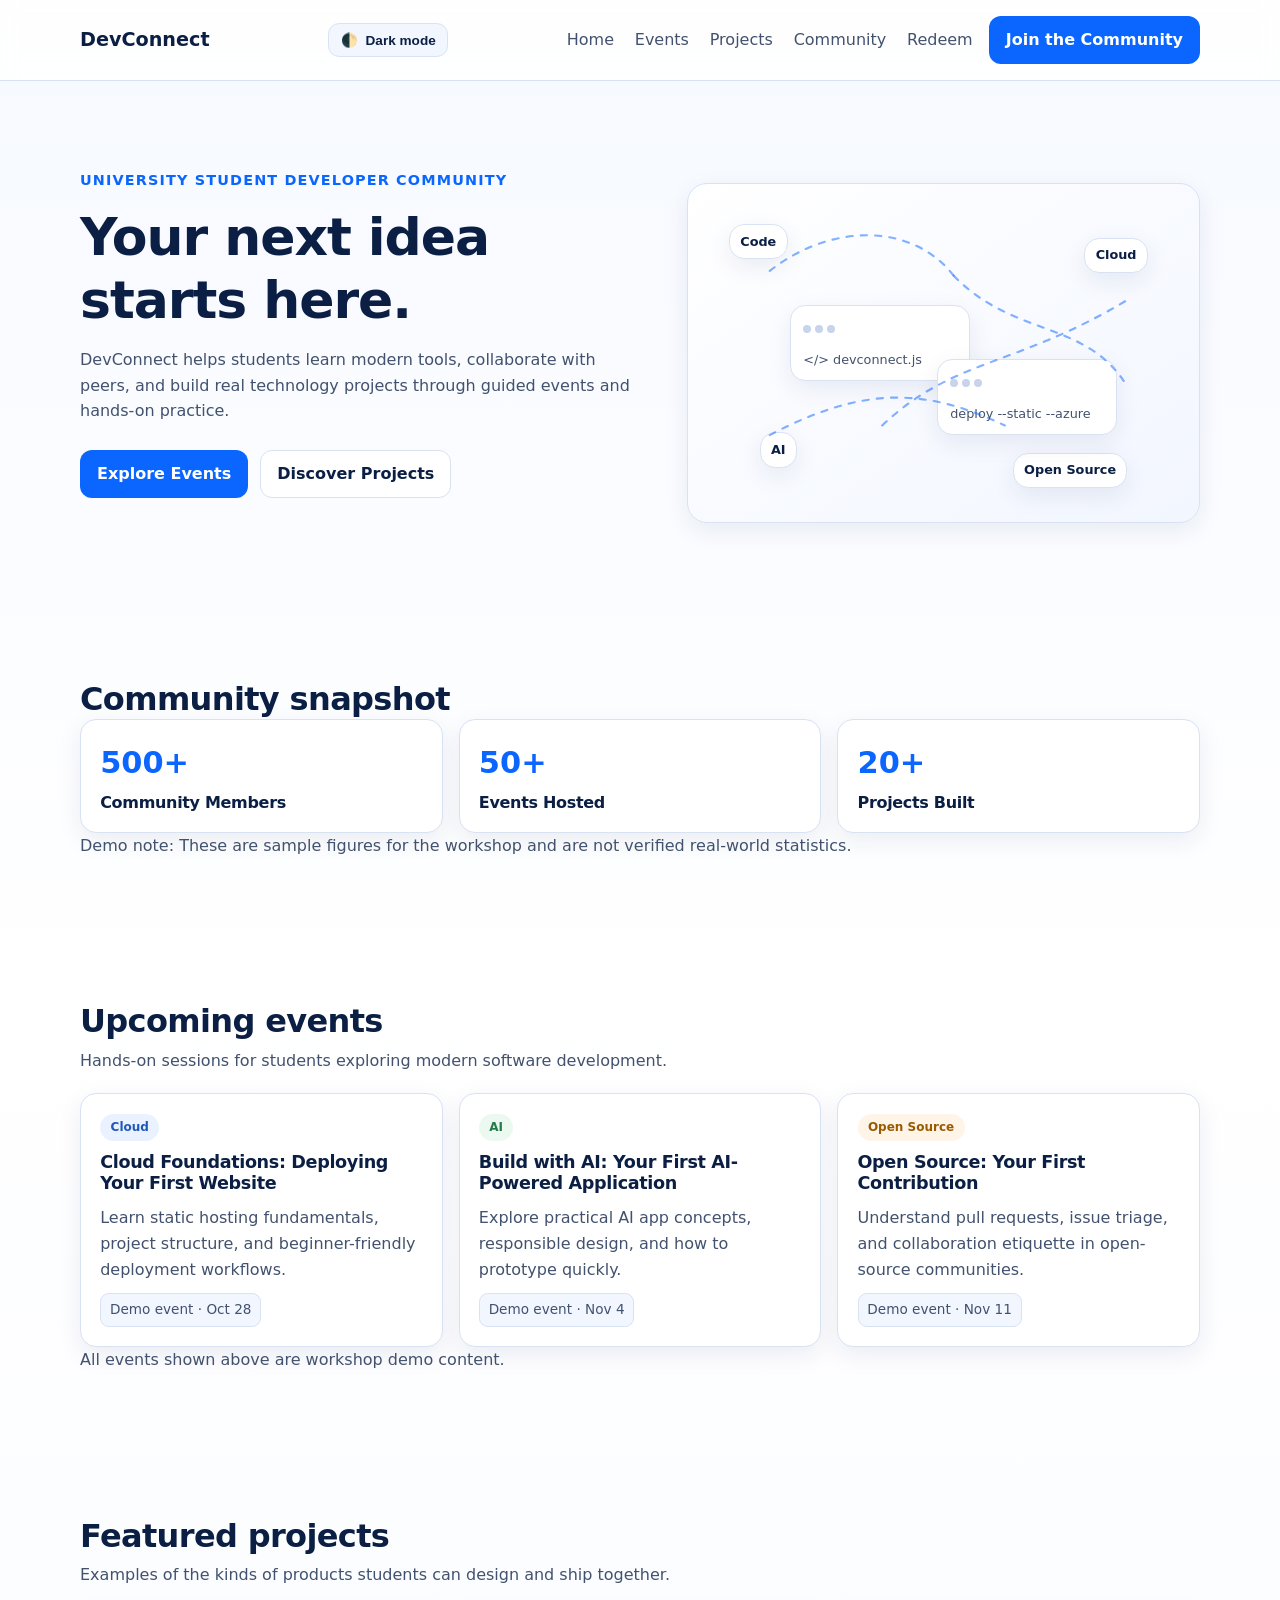
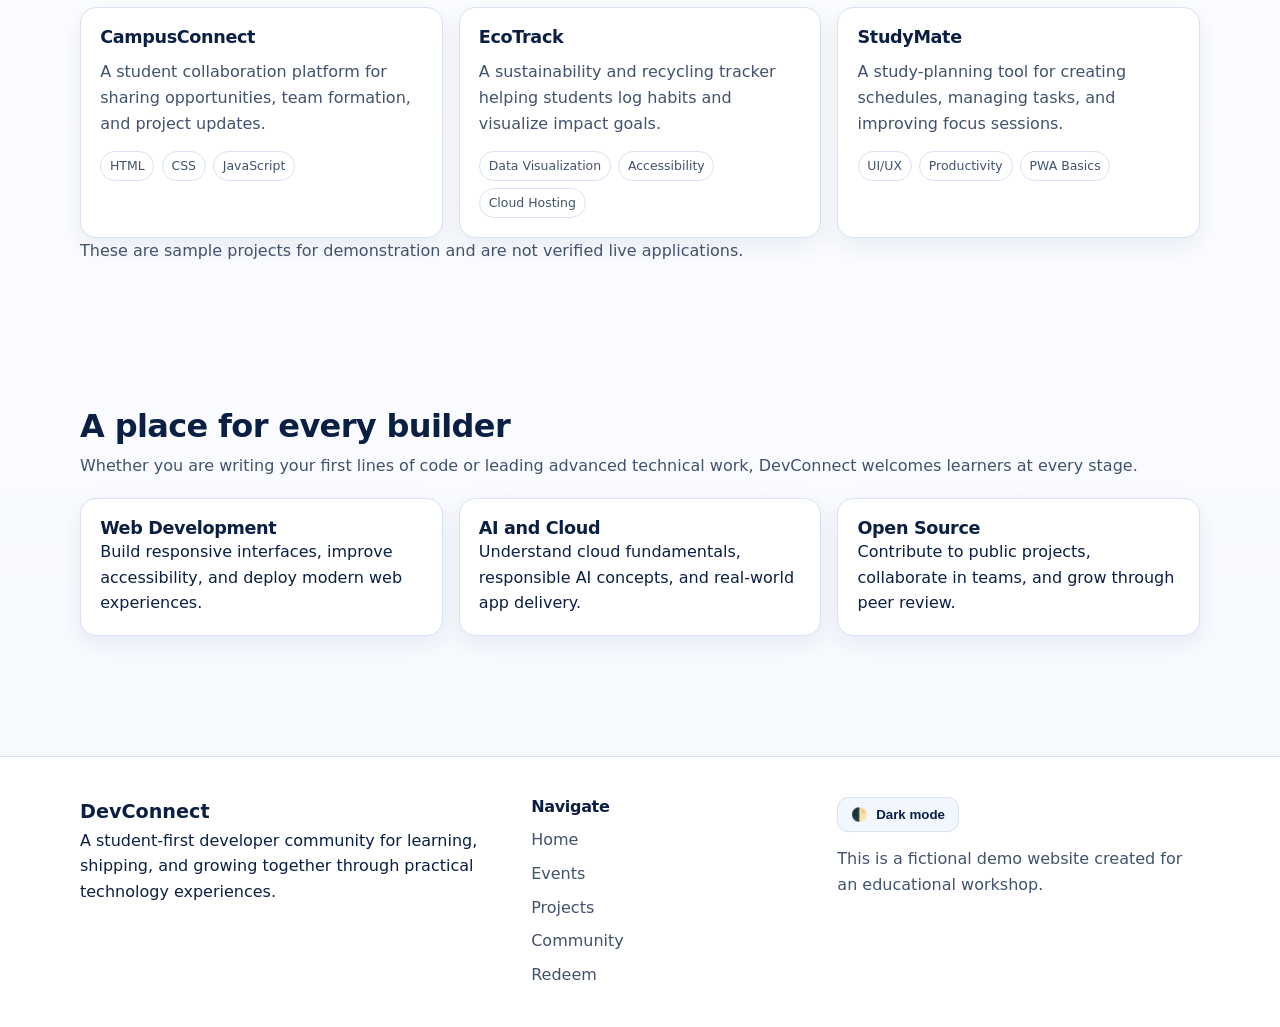
<file: index.html>
<!DOCTYPE html>
<html lang="en" data-theme="light">
<head>
  <meta charset="UTF-8" />
  <meta name="viewport" content="width=device-width, initial-scale=1.0" />
  <meta name="description" content="DevConnect helps university students discover events, build projects, and grow together in tech." />
  <title>DevConnect | Student Developer Community</title>
  <link rel="stylesheet" href="style.css" />
  <script>
    (function () {
      // Apply saved/preferred theme before paint to avoid a flash of the wrong theme.
      try {
        var saved = localStorage.getItem("devconnect-theme");
        var theme = saved === "dark" || saved === "light"
          ? saved
          : (window.matchMedia("(prefers-color-scheme: dark)").matches ? "dark" : "light");
        document.documentElement.setAttribute("data-theme", theme);
      } catch (e) {}
    })();
  </script>
</head>
<body>
  <a class="skip-link" href="#main-content">Skip to main content</a>

  <header class="site-header" id="home">
    <nav class="nav container" aria-label="Main navigation">
      <a class="wordmark" href="#home" aria-label="DevConnect home">DevConnect</a>

      <button
        class="theme-toggle theme-toggle-nav"
        id="theme-toggle-nav"
        type="button"
        aria-label="Switch to dark theme"
      >
        <span aria-hidden="true">🌓</span>
        <span id="theme-toggle-nav-text">Dark mode</span>
      </button>

      <button
        class="nav-toggle"
        type="button"
        aria-expanded="false"
        aria-controls="primary-menu"
        aria-label="Open navigation menu"
      >
        <span class="nav-toggle-bar" aria-hidden="true"></span>
        <span class="nav-toggle-bar" aria-hidden="true"></span>
        <span class="nav-toggle-bar" aria-hidden="true"></span>
      </button>

      <div class="nav-menu" id="primary-menu">
        <ul class="nav-links">
          <li><a href="#home">Home</a></li>
          <li><a href="#events">Events</a></li>
          <li><a href="#projects">Projects</a></li>
          <li><a href="#community">Community</a></li>
          <li><a href="redeem.html">Redeem</a></li>
        </ul>
        <a class="btn btn-primary nav-cta" href="#events">Join the Community</a>
      </div>
    </nav>
  </header>

  <main id="main-content">
    <section class="hero section" aria-labelledby="hero-title">
      <div class="container hero-grid">
        <div class="hero-copy">
          <p class="eyebrow">University Student Developer Community</p>
          <h1 id="hero-title">Your next idea starts here.</h1>
          <p class="hero-text">
            DevConnect helps students learn modern tools, collaborate with peers, and build real technology projects through guided events and hands-on practice.
          </p>
          <div class="hero-actions">
            <a class="btn btn-primary" id="main-cta" href="#events">Explore Events</a>
            <a class="btn btn-secondary" href="#projects">Discover Projects</a>
          </div>
          <p class="welcome-message" id="welcome-message" role="status" aria-live="polite"></p>
        </div>

        <div class="hero-illustration" aria-hidden="true">
          <div class="node node-a">Code</div>
          <div class="node node-b">Cloud</div>
          <div class="node node-c">AI</div>
          <div class="node node-d">Open Source</div>
          <div class="window window-a">
            <span></span><span></span><span></span>
            <p>&lt;/&gt; devconnect.js</p>
          </div>
          <div class="window window-b">
            <span></span><span></span><span></span>
            <p>deploy --static --azure</p>
          </div>
          <svg class="connector" viewBox="0 0 500 350" preserveAspectRatio="none">
            <path d="M80 90 C140 40, 220 40, 260 95" />
            <path d="M260 95 C320 160, 390 140, 430 210" />
            <path d="M80 260 C170 210, 230 210, 310 250" />
            <path d="M190 250 C260 180, 320 190, 430 120" />
          </svg>
        </div>
      </div>
    </section>

    <section class="stats section" aria-labelledby="stats-title">
      <div class="container">
        <h2 id="stats-title">Community snapshot</h2>
        <div class="stats-grid">
          <article class="stat-card">
            <p class="stat-number">500+</p>
            <h3>Community Members</h3>
          </article>
          <article class="stat-card">
            <p class="stat-number">50+</p>
            <h3>Events Hosted</h3>
          </article>
          <article class="stat-card">
            <p class="stat-number">20+</p>
            <h3>Projects Built</h3>
          </article>
        </div>
        <p class="section-note">
          Demo note: These are sample figures for the workshop and are not verified real-world statistics.
        </p>
      </div>
    </section>

    <section class="events section" id="events" aria-labelledby="events-title">
      <div class="container">
        <div class="section-head">
          <h2 id="events-title">Upcoming events</h2>
          <p>Hands-on sessions for students exploring modern software development.</p>
        </div>

        <div class="card-grid">
          <article class="card event-card">
            <span class="tag tag-cloud">Cloud</span>
            <h3>Cloud Foundations: Deploying Your First Website</h3>
            <p>Learn static hosting fundamentals, project structure, and beginner-friendly deployment workflows.</p>
            <p class="status-label">Demo event · Oct 28</p>
          </article>

          <article class="card event-card">
            <span class="tag tag-ai">AI</span>
            <h3>Build with AI: Your First AI-Powered Application</h3>
            <p>Explore practical AI app concepts, responsible design, and how to prototype quickly.</p>
            <p class="status-label">Demo event · Nov 4</p>
          </article>

          <article class="card event-card">
            <span class="tag tag-oss">Open Source</span>
            <h3>Open Source: Your First Contribution</h3>
            <p>Understand pull requests, issue triage, and collaboration etiquette in open-source communities.</p>
            <p class="status-label">Demo event · Nov 11</p>
          </article>
        </div>

        <p class="section-note">All events shown above are workshop demo content.</p>
      </div>
    </section>

    <section class="projects section" id="projects" aria-labelledby="projects-title">
      <div class="container">
        <div class="section-head">
          <h2 id="projects-title">Featured projects</h2>
          <p>Examples of the kinds of products students can design and ship together.</p>
        </div>

        <div class="card-grid">
          <article class="card project-card">
            <h3>CampusConnect</h3>
            <p>A student collaboration platform for sharing opportunities, team formation, and project updates.</p>
            <ul class="tech-tags" aria-label="CampusConnect technology tags">
              <li>HTML</li>
              <li>CSS</li>
              <li>JavaScript</li>
            </ul>
          </article>

          <article class="card project-card">
            <h3>EcoTrack</h3>
            <p>A sustainability and recycling tracker helping students log habits and visualize impact goals.</p>
            <ul class="tech-tags" aria-label="EcoTrack technology tags">
              <li>Data Visualization</li>
              <li>Accessibility</li>
              <li>Cloud Hosting</li>
            </ul>
          </article>

          <article class="card project-card">
            <h3>StudyMate</h3>
            <p>A study-planning tool for creating schedules, managing tasks, and improving focus sessions.</p>
            <ul class="tech-tags" aria-label="StudyMate technology tags">
              <li>UI/UX</li>
              <li>Productivity</li>
              <li>PWA Basics</li>
            </ul>
          </article>
        </div>

        <p class="section-note">These are sample projects for demonstration and are not verified live applications.</p>
      </div>
    </section>

    <section class="community section" id="community" aria-labelledby="community-title">
      <div class="container">
        <div class="section-head">
          <h2 id="community-title">A place for every builder</h2>
          <p>
            Whether you are writing your first lines of code or leading advanced technical work, DevConnect welcomes learners at every stage.
          </p>
        </div>

        <div class="tracks-grid">
          <article class="track-card">
            <h3>Web Development</h3>
            <p>Build responsive interfaces, improve accessibility, and deploy modern web experiences.</p>
          </article>
          <article class="track-card">
            <h3>AI and Cloud</h3>
            <p>Understand cloud fundamentals, responsible AI concepts, and real-world app delivery.</p>
          </article>
          <article class="track-card">
            <h3>Open Source</h3>
            <p>Contribute to public projects, collaborate in teams, and grow through peer review.</p>
          </article>
        </div>
      </div>
    </section>
  </main>

  <footer class="site-footer">
    <div class="container footer-grid">
      <div>
        <p class="wordmark footer-wordmark">DevConnect</p>
        <p>
          A student-first developer community for learning, shipping, and growing together through practical technology experiences.
        </p>
      </div>

      <nav aria-label="Footer navigation">
        <h2 class="footer-title">Navigate</h2>
        <ul class="footer-links">
          <li><a href="#home">Home</a></li>
          <li><a href="#events">Events</a></li>
          <li><a href="#projects">Projects</a></li>
          <li><a href="#community">Community</a></li>
          <li><a href="redeem.html">Redeem</a></li>
        </ul>
      </nav>

      <div class="footer-meta">
        <button class="theme-toggle" id="theme-toggle" type="button" aria-label="Switch to dark theme">
          <span aria-hidden="true">🌓</span>
          <span id="theme-toggle-text">Dark mode</span>
        </button>
        <p class="demo-note">This is a fictional demo website created for an educational workshop.</p>
      </div>
    </div>
  </footer>

  <noscript>
    <p class="noscript-note">JavaScript is disabled. Navigation and links still work, but mobile menu toggle and theme switching require JavaScript.</p>
  </noscript>

  <script src="script.js"></script>
</body>
</html>
</file>
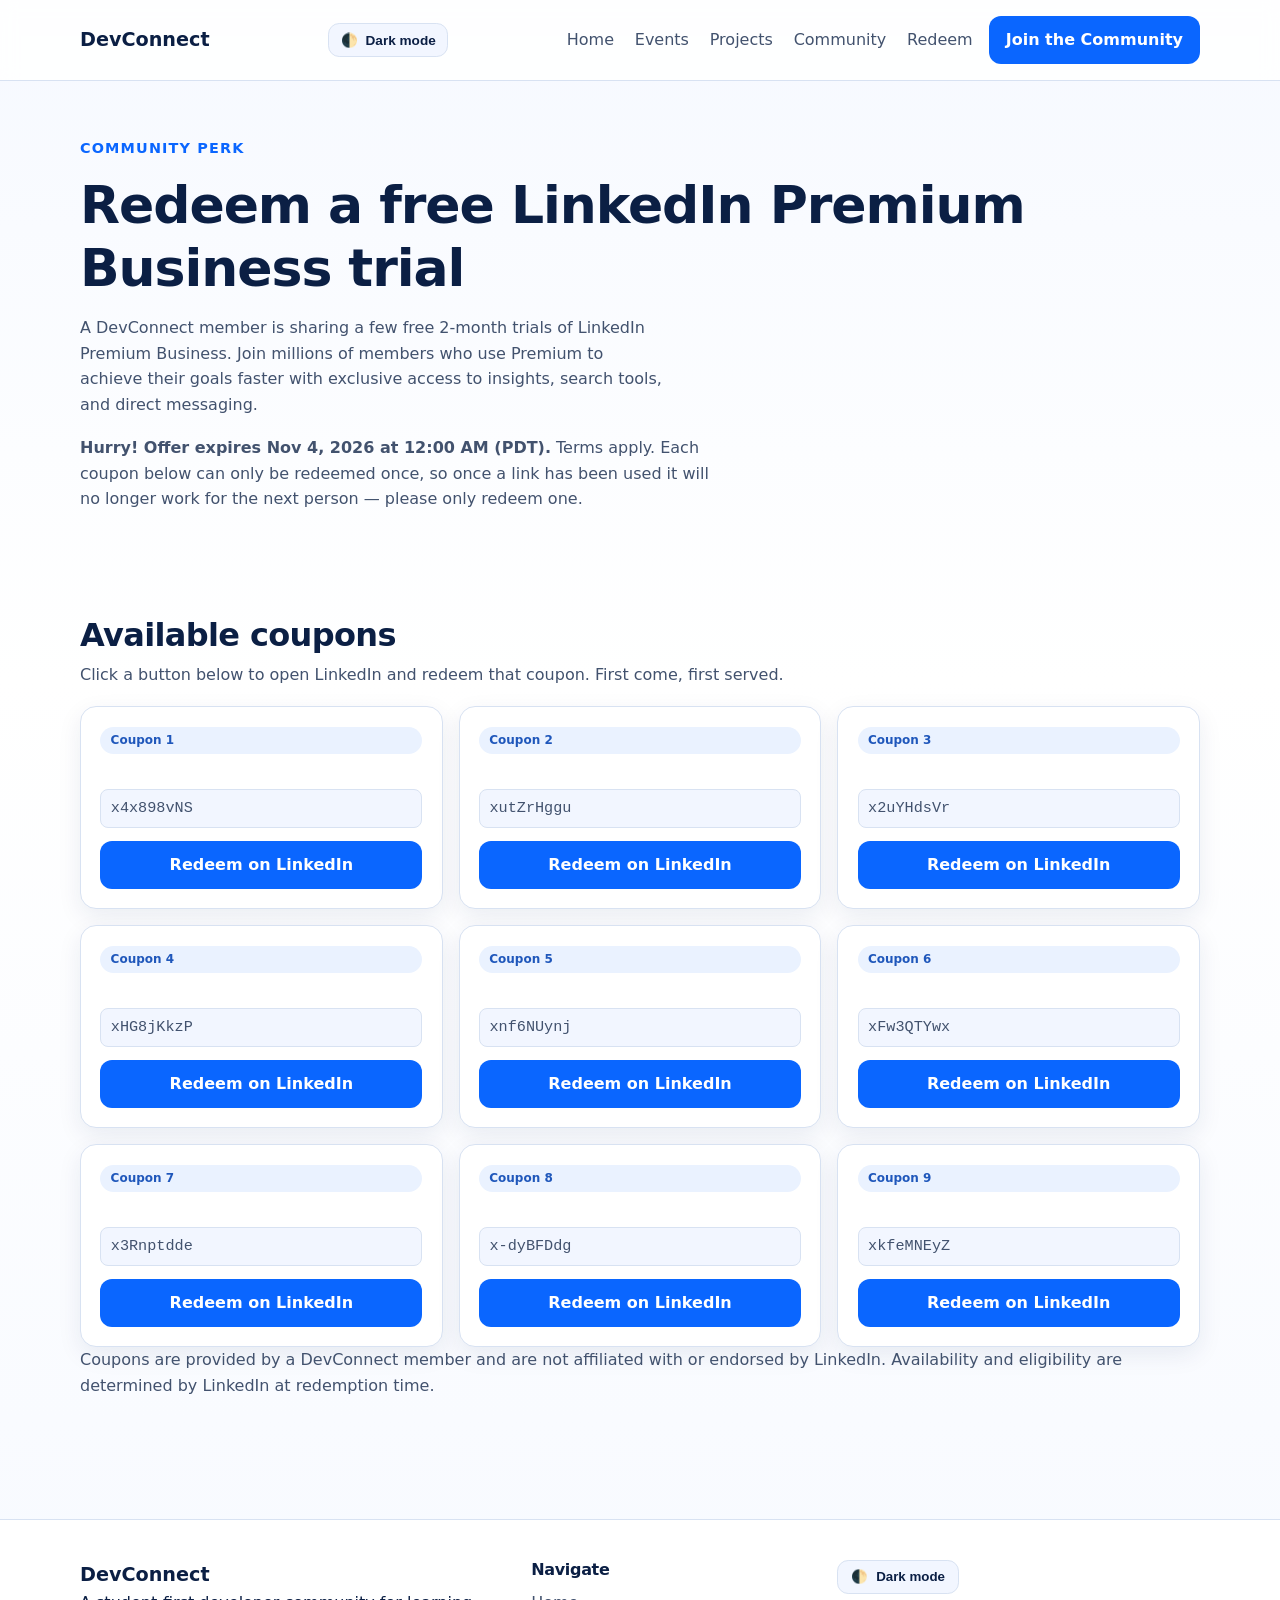
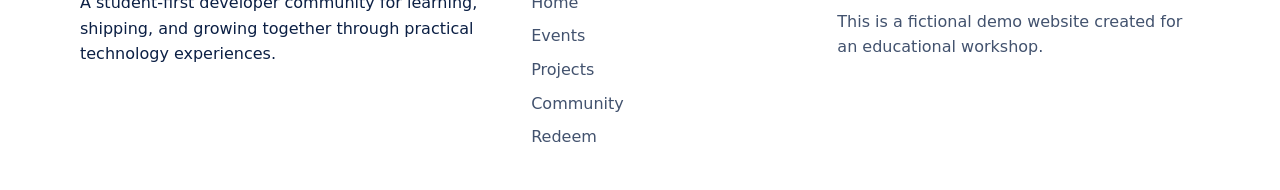
<file: redeem.html>
<!DOCTYPE html>
<html lang="en" data-theme="light">
<head>
  <meta charset="UTF-8" />
  <meta name="viewport" content="width=device-width, initial-scale=1.0" />
  <meta name="description" content="Redeem a free 2-month LinkedIn Premium Business trial shared by the DevConnect community." />
  <title>Redeem | DevConnect</title>
  <link rel="stylesheet" href="style.css" />
  <script>
    (function () {
      // Apply saved/preferred theme before paint to avoid a flash of the wrong theme.
      try {
        var saved = localStorage.getItem("devconnect-theme");
        var theme = saved === "dark" || saved === "light"
          ? saved
          : (window.matchMedia("(prefers-color-scheme: dark)").matches ? "dark" : "light");
        document.documentElement.setAttribute("data-theme", theme);
      } catch (e) {}
    })();
  </script>
</head>
<body>
  <a class="skip-link" href="#main-content">Skip to main content</a>

  <header class="site-header">
    <nav class="nav container" aria-label="Main navigation">
      <a class="wordmark" href="index.html" aria-label="DevConnect home">DevConnect</a>

      <button
        class="theme-toggle theme-toggle-nav"
        id="theme-toggle-nav"
        type="button"
        aria-label="Switch to dark theme"
      >
        <span aria-hidden="true">🌓</span>
        <span id="theme-toggle-nav-text">Dark mode</span>
      </button>

      <button
        class="nav-toggle"
        type="button"
        aria-expanded="false"
        aria-controls="primary-menu"
        aria-label="Open navigation menu"
      >
        <span class="nav-toggle-bar" aria-hidden="true"></span>
        <span class="nav-toggle-bar" aria-hidden="true"></span>
        <span class="nav-toggle-bar" aria-hidden="true"></span>
      </button>

      <div class="nav-menu" id="primary-menu">
        <ul class="nav-links">
          <li><a href="index.html#home">Home</a></li>
          <li><a href="index.html#events">Events</a></li>
          <li><a href="index.html#projects">Projects</a></li>
          <li><a href="index.html#community">Community</a></li>
          <li><a href="redeem.html" aria-current="page">Redeem</a></li>
        </ul>
        <a class="btn btn-primary nav-cta" href="index.html#events">Join the Community</a>
      </div>
    </nav>
  </header>

  <main id="main-content">
    <section class="hero section redeem-hero" aria-labelledby="redeem-title">
      <div class="container">
        <p class="eyebrow">Community Perk</p>
        <h1 id="redeem-title">Redeem a free LinkedIn Premium Business trial</h1>
        <p class="hero-text">
          A DevConnect member is sharing a few free 2-month trials of LinkedIn Premium Business. Join millions of
          members who use Premium to achieve their goals faster with exclusive access to insights, search tools,
          and direct messaging.
        </p>
        <p class="redeem-expiry">
          <strong>Hurry! Offer expires Nov 4, 2026 at 12:00 AM (PDT).</strong> Terms apply. Each coupon below can only
          be redeemed once, so once a link has been used it will no longer work for the next person &mdash; please
          only redeem one.
        </p>
      </div>
    </section>

    <section class="section redeem-list" aria-labelledby="redeem-coupons-title">
      <div class="container">
        <div class="section-head">
          <h2 id="redeem-coupons-title">Available coupons</h2>
          <p>Click a button below to open LinkedIn and redeem that coupon. First come, first served.</p>
        </div>

        <div class="card-grid redeem-grid">
          <article class="card redeem-card">
            <span class="tag tag-cloud">Coupon 1</span>
            <p class="redeem-code">x4x898vNS</p>
            <a class="btn btn-primary" href="http://www.linkedin.com/premium/redeem/?upsellOrderOrigin=premium_referrals_my_premium&amp;coupon=x4x898vNS&amp;customKey=ref_b&amp;redeemTypeV2=REFERRAL_COUPON" target="_blank" rel="noopener noreferrer">Redeem on LinkedIn</a>
          </article>

          <article class="card redeem-card">
            <span class="tag tag-cloud">Coupon 2</span>
            <p class="redeem-code">xutZrHggu</p>
            <a class="btn btn-primary" href="http://www.linkedin.com/premium/redeem/?upsellOrderOrigin=premium_referrals_my_premium&amp;coupon=xutZrHggu&amp;customKey=ref_b&amp;redeemTypeV2=REFERRAL_COUPON" target="_blank" rel="noopener noreferrer">Redeem on LinkedIn</a>
          </article>

          <article class="card redeem-card">
            <span class="tag tag-cloud">Coupon 3</span>
            <p class="redeem-code">x2uYHdsVr</p>
            <a class="btn btn-primary" href="http://www.linkedin.com/premium/redeem/?upsellOrderOrigin=premium_referrals_my_premium&amp;coupon=x2uYHdsVr&amp;customKey=ref_b&amp;redeemTypeV2=REFERRAL_COUPON" target="_blank" rel="noopener noreferrer">Redeem on LinkedIn</a>
          </article>

          <article class="card redeem-card">
            <span class="tag tag-cloud">Coupon 4</span>
            <p class="redeem-code">xHG8jKkzP</p>
            <a class="btn btn-primary" href="http://www.linkedin.com/premium/redeem/?upsellOrderOrigin=premium_referrals_my_premium&amp;coupon=xHG8jKkzP&amp;customKey=ref_b&amp;redeemTypeV2=REFERRAL_COUPON" target="_blank" rel="noopener noreferrer">Redeem on LinkedIn</a>
          </article>

          <article class="card redeem-card">
            <span class="tag tag-cloud">Coupon 5</span>
            <p class="redeem-code">xnf6NUynj</p>
            <a class="btn btn-primary" href="http://www.linkedin.com/premium/redeem/?upsellOrderOrigin=premium_referrals_my_premium&amp;coupon=xnf6NUynj&amp;customKey=ref_b&amp;redeemTypeV2=REFERRAL_COUPON" target="_blank" rel="noopener noreferrer">Redeem on LinkedIn</a>
          </article>

          <article class="card redeem-card">
            <span class="tag tag-cloud">Coupon 6</span>
            <p class="redeem-code">xFw3QTYwx</p>
            <a class="btn btn-primary" href="http://www.linkedin.com/premium/redeem/?upsellOrderOrigin=premium_referrals_my_premium&amp;coupon=xFw3QTYwx&amp;customKey=ref_b&amp;redeemTypeV2=REFERRAL_COUPON" target="_blank" rel="noopener noreferrer">Redeem on LinkedIn</a>
          </article>

          <article class="card redeem-card">
            <span class="tag tag-cloud">Coupon 7</span>
            <p class="redeem-code">x3Rnptdde</p>
            <a class="btn btn-primary" href="http://www.linkedin.com/premium/redeem/?upsellOrderOrigin=premium_referrals_my_premium&amp;coupon=x3Rnptdde&amp;customKey=ref_b&amp;redeemTypeV2=REFERRAL_COUPON" target="_blank" rel="noopener noreferrer">Redeem on LinkedIn</a>
          </article>

          <article class="card redeem-card">
            <span class="tag tag-cloud">Coupon 8</span>
            <p class="redeem-code">x-dyBFDdg</p>
            <a class="btn btn-primary" href="http://www.linkedin.com/premium/redeem/?upsellOrderOrigin=premium_referrals_my_premium&amp;coupon=x-dyBFDdg&amp;customKey=ref_b&amp;redeemTypeV2=REFERRAL_COUPON" target="_blank" rel="noopener noreferrer">Redeem on LinkedIn</a>
          </article>

          <article class="card redeem-card">
            <span class="tag tag-cloud">Coupon 9</span>
            <p class="redeem-code">xkfeMNEyZ</p>
            <a class="btn btn-primary" href="http://www.linkedin.com/premium/redeem/?upsellOrderOrigin=premium_referrals_my_premium&amp;coupon=xkfeMNEyZ&amp;customKey=ref_b&amp;redeemTypeV2=REFERRAL_COUPON" target="_blank" rel="noopener noreferrer">Redeem on LinkedIn</a>
          </article>
        </div>

        <p class="section-note">
          Coupons are provided by a DevConnect member and are not affiliated with or endorsed by LinkedIn. Availability
          and eligibility are determined by LinkedIn at redemption time.
        </p>
      </div>
    </section>
  </main>

  <footer class="site-footer">
    <div class="container footer-grid">
      <div>
        <p class="wordmark footer-wordmark">DevConnect</p>
        <p>
          A student-first developer community for learning, shipping, and growing together through practical technology experiences.
        </p>
      </div>

      <nav aria-label="Footer navigation">
        <h2 class="footer-title">Navigate</h2>
        <ul class="footer-links">
          <li><a href="index.html#home">Home</a></li>
          <li><a href="index.html#events">Events</a></li>
          <li><a href="index.html#projects">Projects</a></li>
          <li><a href="index.html#community">Community</a></li>
          <li><a href="redeem.html">Redeem</a></li>
        </ul>
      </nav>

      <div class="footer-meta">
        <button class="theme-toggle" id="theme-toggle" type="button" aria-label="Switch to dark theme">
          <span aria-hidden="true">🌓</span>
          <span id="theme-toggle-text">Dark mode</span>
        </button>
        <p class="demo-note">This is a fictional demo website created for an educational workshop.</p>
      </div>
    </div>
  </footer>

  <noscript>
    <p class="noscript-note">JavaScript is disabled. Navigation and links still work, but mobile menu toggle and theme switching require JavaScript.</p>
  </noscript>

  <script src="script.js"></script>
</body>
</html>
</file>
<file: style.css>
/*
  DevConnect styles
  - Vanilla CSS only
  - Mobile-first and accessible
*/

:root {
  color-scheme: light;
  --bg: #f6f9ff;
  --surface: #ffffff;
  --surface-soft: #f2f6ff;
  --text: #0b1f44;
  --text-muted: #42526e;
  --primary: #0a66ff;
  --primary-hover: #0054d1;
  --border: #d8e2f2;
  --shadow: 0 8px 24px rgba(13, 40, 92, 0.08);
  --focus: #1a73ff;
}

html[data-theme="dark"] {
  color-scheme: dark;
  --bg: #0b1221;
  --surface: #121b2d;
  --surface-soft: #18253d;
  --text: #e9f0ff;
  --text-muted: #adbbd8;
  --primary: #4c8dff;
  --primary-hover: #76a7ff;
  --border: #2a3b5b;
  --shadow: 0 12px 28px rgba(0, 0, 0, 0.32);
  --focus: #7eb0ff;
}

* {
  box-sizing: border-box;
}

body {
  margin: 0;
  font-family: "Segoe UI", Inter, Roboto, system-ui, -apple-system, sans-serif;
  background: linear-gradient(180deg, var(--bg), #ffffff 38%, var(--bg));
  color: var(--text);
  line-height: 1.6;
}

html[data-theme="dark"] body {
  background: linear-gradient(180deg, #0b1221, #0c1324 45%, #0b1221);
}

img,
svg {
  max-width: 100%;
}

a {
  color: inherit;
}

.container {
  width: min(1120px, 92%);
  margin-inline: auto;
}

.section {
  padding: 4.5rem 0;
}

h1,
h2,
h3 {
  line-height: 1.2;
  letter-spacing: -0.02em;
}

p {
  margin: 0;
}

.skip-link {
  position: absolute;
  left: 1rem;
  top: -999px;
  background: var(--primary);
  color: #fff;
  padding: 0.65rem 0.9rem;
  border-radius: 0.5rem;
  z-index: 1000;
}

.skip-link:focus-visible {
  top: 1rem;
}

:focus-visible {
  outline: 3px solid var(--focus);
  outline-offset: 2px;
}

.site-header {
  position: sticky;
  top: 0;
  z-index: 50;
  background: color-mix(in srgb, var(--surface) 86%, transparent);
  backdrop-filter: blur(8px);
  border-bottom: 1px solid var(--border);
}

.nav {
  display: flex;
  align-items: center;
  justify-content: space-between;
  gap: 1rem;
  min-height: 4.5rem;
}

.wordmark {
  font-size: 1.2rem;
  font-weight: 700;
  text-decoration: none;
  color: var(--text);
}

.nav-toggle {
  border: 1px solid var(--border);
  background: var(--surface);
  border-radius: 0.7rem;
  padding: 0.5rem;
  display: inline-flex;
  flex-direction: column;
  gap: 4px;
  cursor: pointer;
}

.nav-toggle-bar {
  width: 20px;
  height: 2px;
  background: var(--text);
  border-radius: 2px;
}

.nav-menu {
  width: 100%;
  display: flex;
  flex-direction: column;
  gap: 1rem;
  padding: 0.5rem 0 1rem;
}

.nav-links {
  list-style: none;
  display: flex;
  flex-direction: column;
  gap: 0.75rem;
  margin: 0;
  padding: 0;
}

.nav-links a {
  text-decoration: none;
  color: var(--text-muted);
  font-weight: 500;
}

.nav-links a:hover {
  color: var(--text);
}

.btn {
  display: inline-flex;
  align-items: center;
  justify-content: center;
  gap: 0.4rem;
  border-radius: 0.75rem;
  border: 1px solid transparent;
  padding: 0.65rem 1rem;
  font-weight: 600;
  text-decoration: none;
  cursor: pointer;
  transition: background-color 0.2s ease, color 0.2s ease, border-color 0.2s ease;
}

.btn-primary {
  color: #fff;
  background: var(--primary);
}

.btn-primary:hover {
  background: var(--primary-hover);
}

.btn-secondary {
  border-color: var(--border);
  color: var(--text);
  background: var(--surface);
}

.btn-secondary:hover {
  border-color: color-mix(in srgb, var(--primary) 50%, var(--border));
}

.hero {
  padding-top: 5.5rem;
}

.hero-grid {
  display: grid;
  gap: 2.5rem;
  align-items: center;
}

.eyebrow {
  font-size: 0.9rem;
  color: var(--primary);
  font-weight: 700;
  text-transform: uppercase;
  letter-spacing: 0.08em;
  margin-bottom: 0.9rem;
}

.hero h1 {
  margin: 0;
  font-size: clamp(2rem, 6vw, 3.25rem);
}

.hero-text {
  margin-top: 1rem;
  color: var(--text-muted);
  max-width: 58ch;
}

.hero-actions {
  display: flex;
  flex-wrap: wrap;
  gap: 0.75rem;
  margin-top: 1.6rem;
}

.welcome-message {
  min-height: 1.5rem;
  margin-top: 0.9rem;
  color: var(--primary);
  font-weight: 600;
}

.hero-illustration {
  position: relative;
  min-height: 340px;
  border: 1px solid var(--border);
  border-radius: 1.25rem;
  background: linear-gradient(145deg, var(--surface), var(--surface-soft));
  box-shadow: var(--shadow);
  overflow: hidden;
}

.node,
.window {
  position: absolute;
  border: 1px solid var(--border);
  border-radius: 0.95rem;
  background: var(--surface);
  box-shadow: var(--shadow);
}

.node {
  font-size: 0.8rem;
  font-weight: 700;
  padding: 0.4rem 0.65rem;
}

.node-a { top: 12%; left: 8%; }
.node-b { top: 16%; right: 10%; }
.node-c { bottom: 16%; left: 14%; }
.node-d { bottom: 10%; right: 14%; }

.window {
  width: 180px;
  padding: 0.55rem 0.75rem 0.65rem;
}

.window span {
  display: inline-block;
  width: 8px;
  height: 8px;
  border-radius: 50%;
  margin-right: 4px;
  background: #c8d4ec;
}

.window p {
  margin-top: 0.55rem;
  font-size: 0.8rem;
  color: var(--text-muted);
}

.window-a { top: 36%; left: 20%; }
.window-b { top: 52%; right: 16%; }

.connector {
  position: absolute;
  inset: 0;
  width: 100%;
  height: 100%;
}

.connector path {
  fill: none;
  stroke: color-mix(in srgb, var(--primary) 50%, transparent);
  stroke-width: 2.2;
  stroke-linecap: round;
  stroke-dasharray: 6 8;
}

.stats-grid,
.card-grid,
.tracks-grid,
.footer-grid {
  display: grid;
  gap: 1rem;
}

.stats h2,
.section-head h2 {
  margin: 0;
  font-size: clamp(1.45rem, 3.3vw, 2rem);
}

.section-head {
  display: grid;
  gap: 0.45rem;
  margin-bottom: 1.2rem;
}

.section-head p,
.section-note {
  color: var(--text-muted);
}

.stat-card,
.card,
.track-card {
  border: 1px solid var(--border);
  border-radius: 1rem;
  background: var(--surface);
  box-shadow: var(--shadow);
  padding: 1.2rem;
}

.stat-number {
  margin: 0;
  font-size: 1.9rem;
  font-weight: 800;
  color: var(--primary);
}

.stat-card h3 {
  margin: 0.35rem 0 0;
  font-size: 1rem;
}

.tag {
  display: inline-flex;
  border-radius: 999px;
  padding: 0.25rem 0.65rem;
  font-size: 0.75rem;
  font-weight: 700;
  margin-bottom: 0.7rem;
}

.tag-cloud { background: #eaf2ff; color: #1f57bb; }
.tag-ai { background: #ecf9f1; color: #237b4b; }
.tag-oss { background: #fff4e8; color: #9a5a00; }

html[data-theme="dark"] .tag-cloud { background: #1a2a49; color: #98bcff; }
html[data-theme="dark"] .tag-ai { background: #1a2d24; color: #8fd8b1; }
html[data-theme="dark"] .tag-oss { background: #382915; color: #ffc98a; }

.card h3,
.track-card h3 {
  margin: 0;
  font-size: 1.1rem;
}

.card p {
  margin-top: 0.7rem;
  color: var(--text-muted);
}

.status-label {
  display: inline-block;
  margin-top: 1rem;
  color: var(--text);
  background: var(--surface-soft);
  border: 1px solid var(--border);
  border-radius: 0.55rem;
  padding: 0.3rem 0.55rem;
  font-size: 0.85rem;
}

.tech-tags {
  margin: 0.9rem 0 0;
  padding: 0;
  list-style: none;
  display: flex;
  flex-wrap: wrap;
  gap: 0.45rem;
}

.tech-tags li {
  border: 1px solid var(--border);
  border-radius: 999px;
  padding: 0.25rem 0.55rem;
  font-size: 0.78rem;
  color: var(--text-muted);
}

.site-footer {
  margin-top: 3rem;
  border-top: 1px solid var(--border);
  background: var(--surface);
  padding: 2.5rem 0;
}

.footer-wordmark {
  margin: 0;
}

.footer-title {
  font-size: 1rem;
  margin: 0 0 0.7rem;
}

.footer-links {
  list-style: none;
  margin: 0;
  padding: 0;
  display: grid;
  gap: 0.5rem;
}

.footer-links a {
  color: var(--text-muted);
  text-decoration: none;
}

.footer-links a:hover {
  color: var(--text);
}

.footer-meta {
  display: grid;
  align-content: start;
  gap: 0.9rem;
}

.redeem-hero {
  padding-top: 3.5rem;
  padding-bottom: 2rem;
}

.redeem-expiry {
  margin-top: 1.1rem;
  color: var(--text-muted);
  max-width: 62ch;
}

.redeem-grid {
  grid-template-columns: repeat(auto-fill, minmax(220px, 1fr));
}

.redeem-card {
  display: grid;
  gap: 0.8rem;
  align-content: start;
}

.redeem-code {
  font-family: "Cascadia Code", Consolas, monospace;
  font-size: 0.95rem;
  color: var(--text);
  background: var(--surface-soft);
  border: 1px solid var(--border);
  border-radius: 0.5rem;
  padding: 0.4rem 0.6rem;
  word-break: break-all;
}

.theme-toggle {
  justify-self: start;
  display: inline-flex;
  align-items: center;
  gap: 0.5rem;
  border: 1px solid var(--border);
  background: var(--surface-soft);
  color: var(--text);
  border-radius: 0.7rem;
  padding: 0.55rem 0.8rem;
  cursor: pointer;
  font-weight: 600;
}

.theme-toggle-nav {
  margin-left: auto;
  padding: 0.5rem 0.7rem;
  font-size: 0.85rem;
}

@media (min-width: 768px) {
  .theme-toggle-nav {
    margin-left: 0;
    order: 1;
  }

  .nav-menu {
    order: 2;
  }
}

.demo-note,
.noscript-note {
  color: var(--text-muted);
}

.noscript-note {
  margin: 0;
  padding: 1rem 4%;
  background: var(--surface-soft);
  border-top: 1px solid var(--border);
}

/* Mobile navigation behavior:
   With JavaScript enabled, menu is collapsed by default on small screens.
   Without JavaScript, menu remains visible as a safe fallback. */
.js-enabled .nav-menu {
  display: none;
}

.js-enabled .nav-menu[data-open="true"] {
  display: flex;
}

@media (min-width: 768px) {
  .nav {
    min-height: 5rem;
  }

  .nav-toggle {
    display: none;
  }

  .nav-menu,
  .js-enabled .nav-menu {
    display: flex;
    width: auto;
    flex-direction: row;
    align-items: center;
    gap: 1rem;
    padding: 0;
  }

  .nav-links {
    flex-direction: row;
    align-items: center;
    gap: 1.3rem;
  }

  .hero-grid {
    grid-template-columns: 1.05fr 0.95fr;
  }

  .stats-grid,
  .card-grid,
  .tracks-grid {
    grid-template-columns: repeat(3, minmax(0, 1fr));
  }

  .footer-grid {
    grid-template-columns: 1.2fr 0.8fr 1fr;
    align-items: start;
  }
}

@media (max-width: 767px) {
  .site-header {
    position: static;
  }

  .nav-cta {
    width: fit-content;
  }
}

/* Reduce motion when requested by the user */
@media (prefers-reduced-motion: reduce) {
  *,
  *::before,
  *::after {
    animation: none !important;
    transition: none !important;
    scroll-behavior: auto !important;
  }
}
</file>
